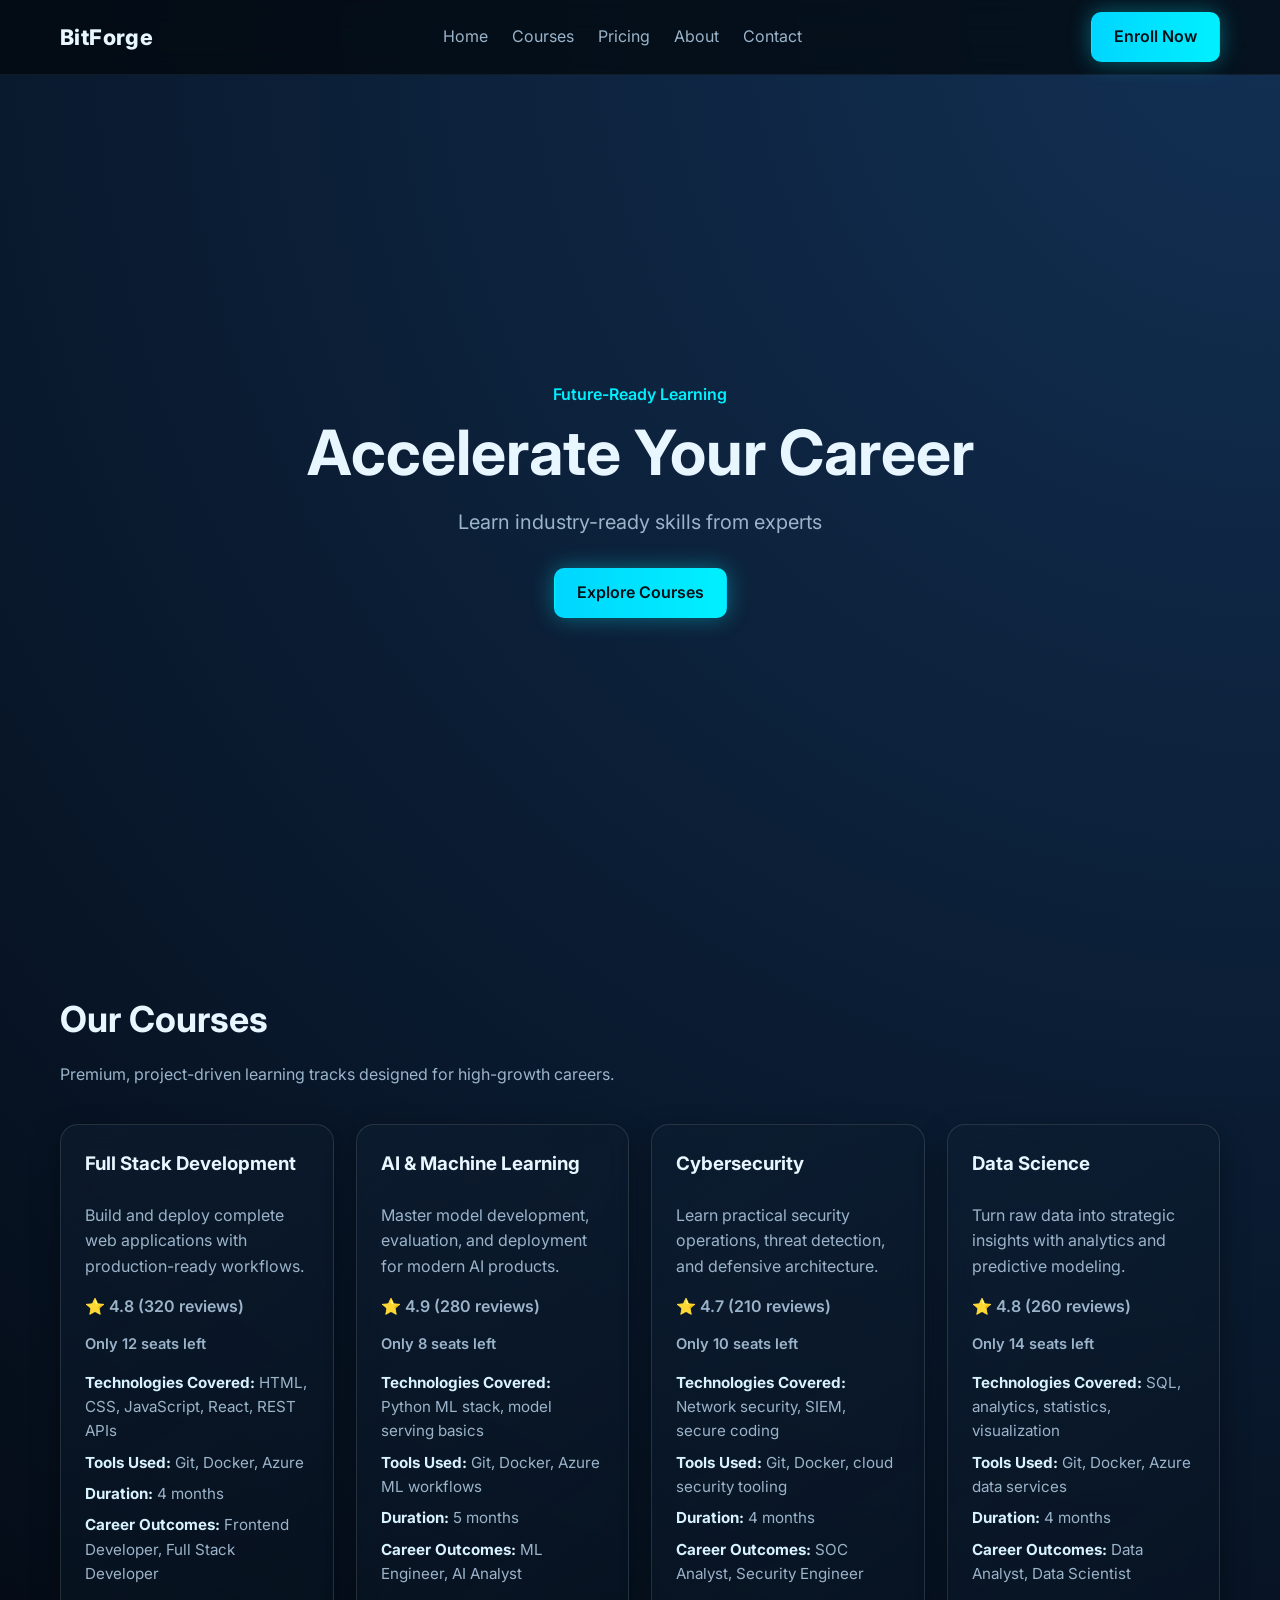
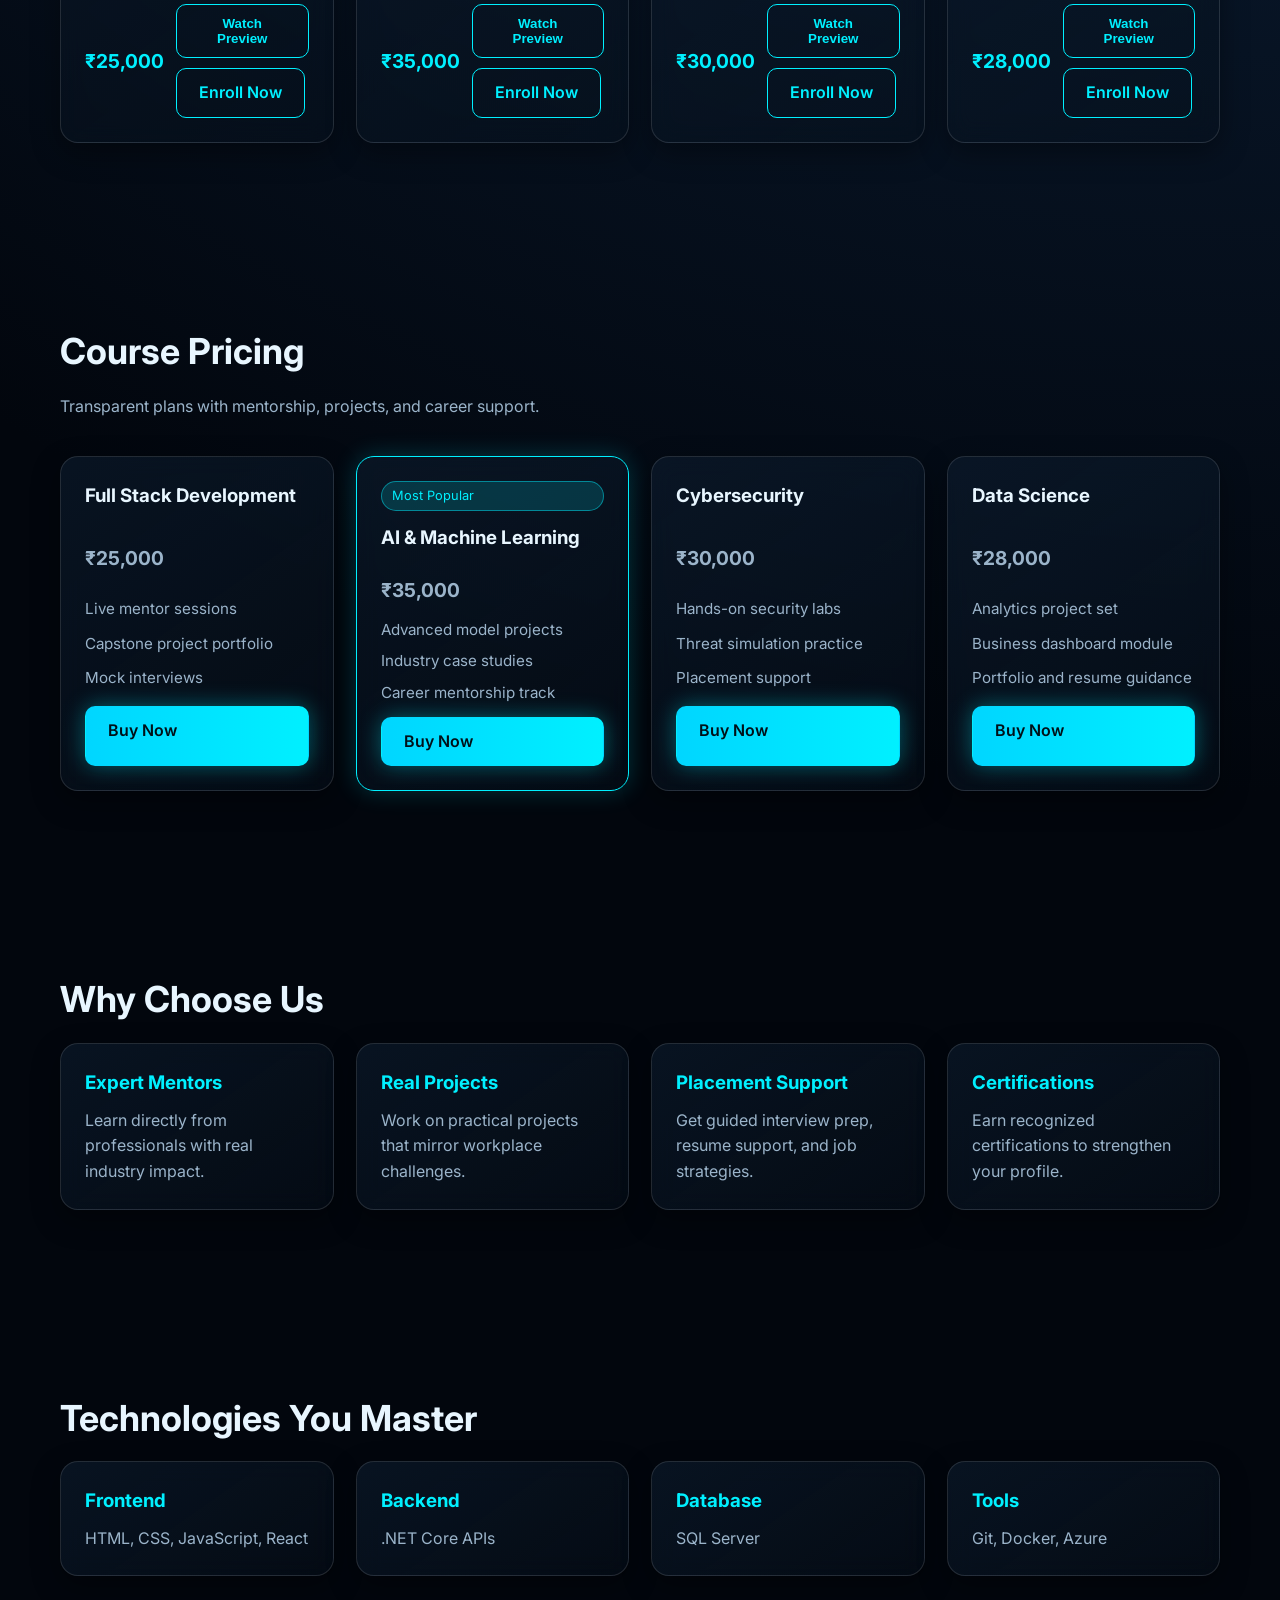
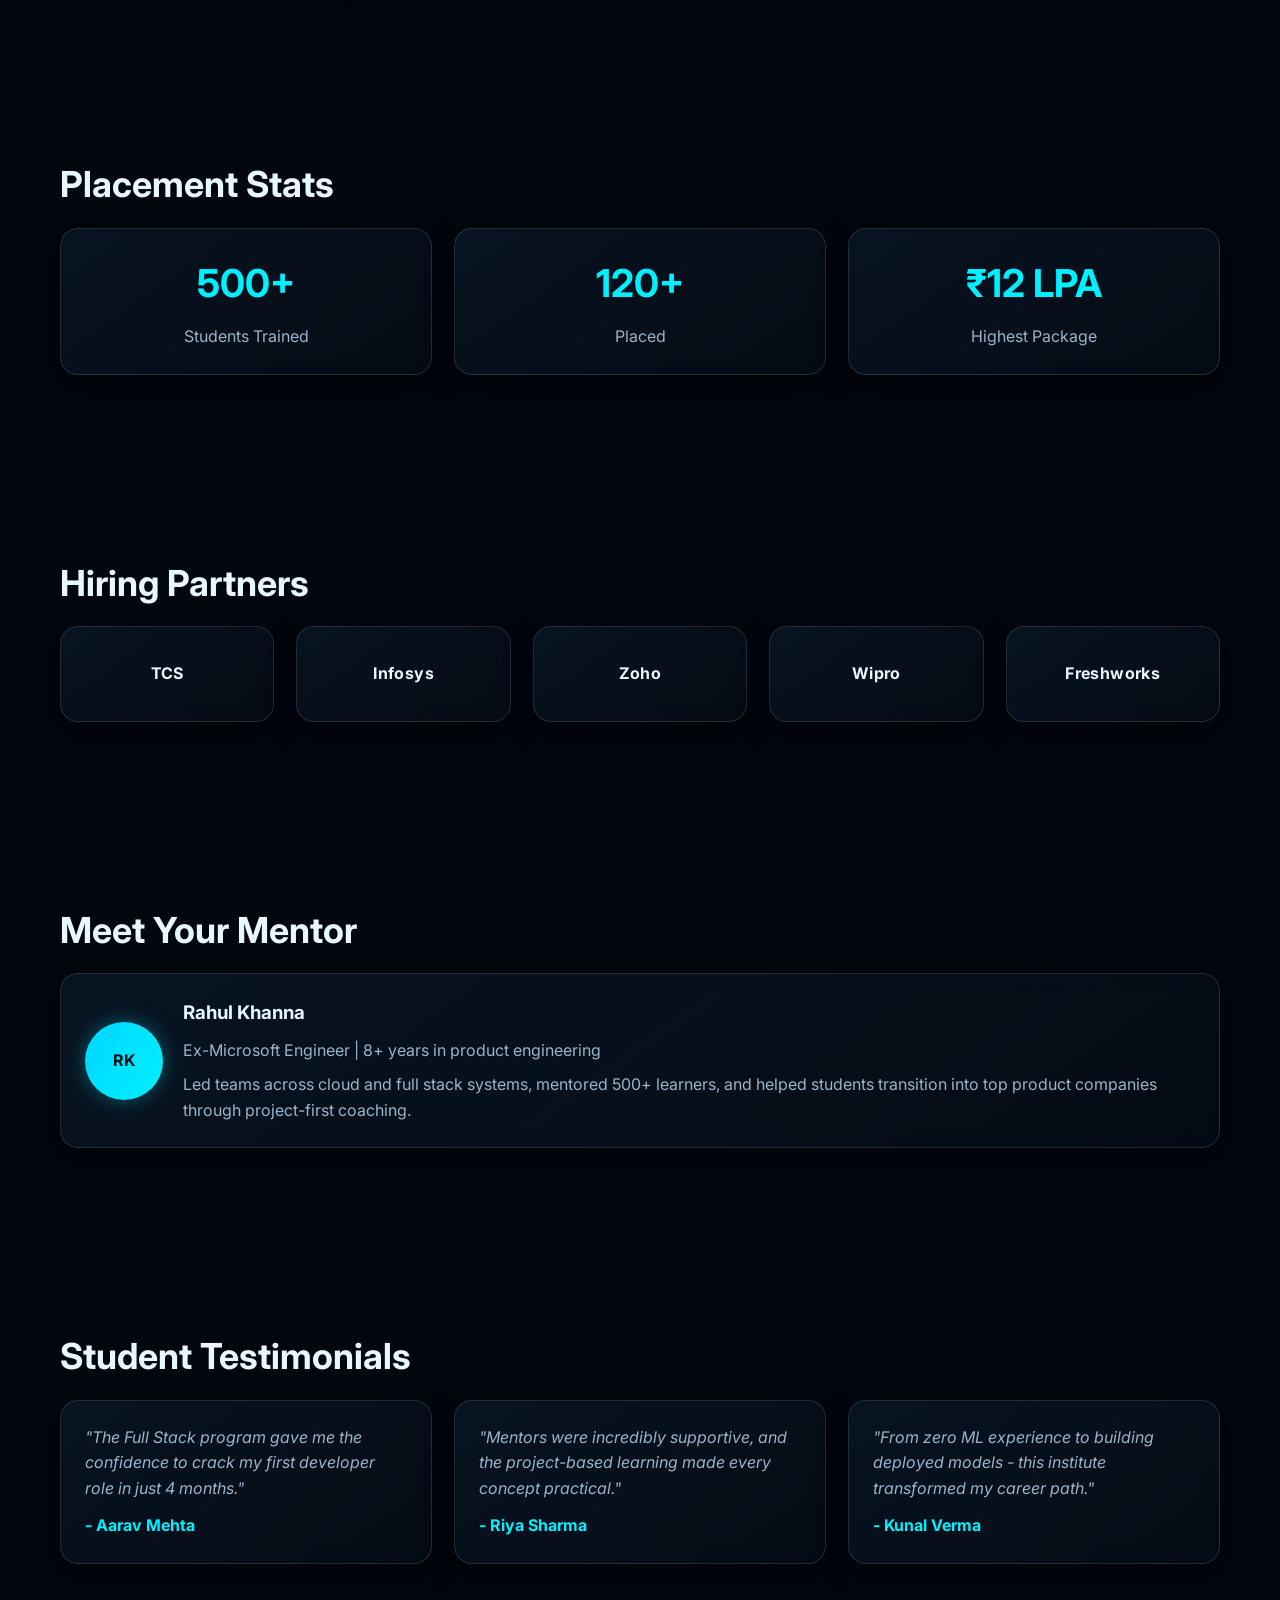
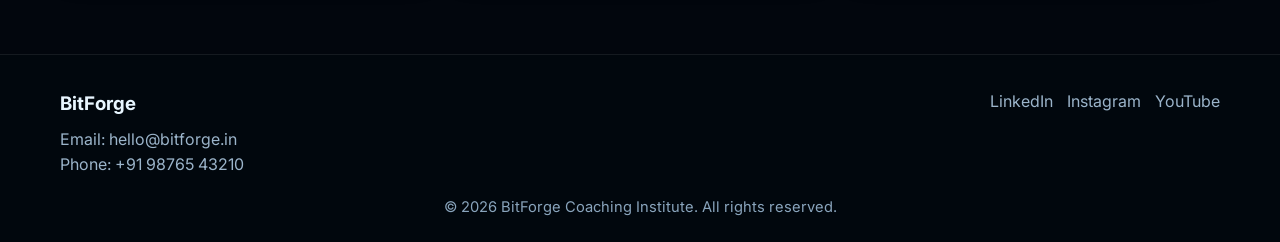
<file: index.html>
<!DOCTYPE html>
<html lang="en">
  <head>
    <meta charset="UTF-8" />
    <meta name="viewport" content="width=device-width, initial-scale=1.0" />
    <meta
      name="description"
      content="BitForge Coaching Institute - Learn industry-ready skills from experts."
    />
    <title>BitForge | Coaching Institute</title>
    <link rel="preconnect" href="https://fonts.googleapis.com" />
    <link rel="preconnect" href="https://fonts.gstatic.com" crossorigin />
    <link
      href="https://fonts.googleapis.com/css2?family=Inter:wght@400;500;600;700;800&display=swap"
      rel="stylesheet"
    />
    <link rel="stylesheet" href="style.css" />
  </head>
  <body>
    <header class="site-header" id="home">
      <nav class="navbar container">
        <a href="#home" class="logo">BitForge</a>

        <button class="menu-toggle" aria-label="Toggle navigation menu">
          <span></span>
          <span></span>
          <span></span>
        </button>

        <ul class="nav-links">
          <li><a href="#home">Home</a></li>
          <li><a href="#courses">Courses</a></li>
          <li><a href="#pricing">Pricing</a></li>
          <li><a href="#about">About</a></li>
          <li><a href="#contact">Contact</a></li>
        </ul>

        <a href="enroll.html" class="btn btn-primary nav-cta">Enroll Now</a>
      </nav>
    </header>

    <main>
      <section class="hero section">
        <div class="container hero-content">
          <p class="hero-tag">Future-Ready Learning</p>
          <h1>Accelerate Your Career</h1>
          <p class="hero-subtitle">
            Learn industry-ready skills from experts
          </p>
          <a href="#courses" class="btn btn-primary">Explore Courses</a>
        </div>
      </section>

      <section class="courses section" id="courses">
        <div class="container">
          <h2 class="section-title">Our Courses</h2>
          <p class="section-subtitle">
            Premium, project-driven learning tracks designed for high-growth careers.
          </p>

          <div class="grid course-grid">
            <article class="card course-card">
              <h3>Full Stack Development</h3>
              <p>Build and deploy complete web applications with production-ready workflows.</p>
              <p class="course-rating">⭐ 4.8 (320 reviews)</p>
              <p class="seats-left">Only 12 seats left</p>
              <ul class="card-list">
                <li><strong>Technologies Covered:</strong> HTML, CSS, JavaScript, React, REST APIs</li>
                <li><strong>Tools Used:</strong> Git, Docker, Azure</li>
                <li><strong>Duration:</strong> 4 months</li>
                <li><strong>Career Outcomes:</strong> Frontend Developer, Full Stack Developer</li>
              </ul>
              <div class="card-footer">
                <span class="price-tag">₹25,000</span>
                <div class="card-actions">
                  <button
                    type="button"
                    class="btn btn-outline preview-btn"
                    data-video="https://www.youtube.com/embed/dQw4w9WgXcQ"
                  >
                    Watch Preview
                  </button>
                  <a href="enroll.html?course=Full%20Stack%20Development" class="btn btn-outline">Enroll Now</a>
                </div>
              </div>
            </article>

            <article class="card course-card">
              <h3>AI &amp; Machine Learning</h3>
              <p>Master model development, evaluation, and deployment for modern AI products.</p>
              <p class="course-rating">⭐ 4.9 (280 reviews)</p>
              <p class="seats-left">Only 8 seats left</p>
              <ul class="card-list">
                <li><strong>Technologies Covered:</strong> Python ML stack, model serving basics</li>
                <li><strong>Tools Used:</strong> Git, Docker, Azure ML workflows</li>
                <li><strong>Duration:</strong> 5 months</li>
                <li><strong>Career Outcomes:</strong> ML Engineer, AI Analyst</li>
              </ul>
              <div class="card-footer">
                <span class="price-tag">₹35,000</span>
                <div class="card-actions">
                  <button
                    type="button"
                    class="btn btn-outline preview-btn"
                    data-video="https://www.youtube.com/embed/aircAruvnKk"
                  >
                    Watch Preview
                  </button>
                  <a href="enroll.html?course=AI%20%26%20Machine%20Learning" class="btn btn-outline">Enroll Now</a>
                </div>
              </div>
            </article>

            <article class="card course-card">
              <h3>Cybersecurity</h3>
              <p>Learn practical security operations, threat detection, and defensive architecture.</p>
              <p class="course-rating">⭐ 4.7 (210 reviews)</p>
              <p class="seats-left">Only 10 seats left</p>
              <ul class="card-list">
                <li><strong>Technologies Covered:</strong> Network security, SIEM, secure coding</li>
                <li><strong>Tools Used:</strong> Git, Docker, cloud security tooling</li>
                <li><strong>Duration:</strong> 4 months</li>
                <li><strong>Career Outcomes:</strong> SOC Analyst, Security Engineer</li>
              </ul>
              <div class="card-footer">
                <span class="price-tag">₹30,000</span>
                <div class="card-actions">
                  <button
                    type="button"
                    class="btn btn-outline preview-btn"
                    data-video="https://www.youtube.com/embed/inWWhr5tnEA"
                  >
                    Watch Preview
                  </button>
                  <a href="enroll.html?course=Cybersecurity" class="btn btn-outline">Enroll Now</a>
                </div>
              </div>
            </article>

            <article class="card course-card">
              <h3>Data Science</h3>
              <p>Turn raw data into strategic insights with analytics and predictive modeling.</p>
              <p class="course-rating">⭐ 4.8 (260 reviews)</p>
              <p class="seats-left">Only 14 seats left</p>
              <ul class="card-list">
                <li><strong>Technologies Covered:</strong> SQL, analytics, statistics, visualization</li>
                <li><strong>Tools Used:</strong> Git, Docker, Azure data services</li>
                <li><strong>Duration:</strong> 4 months</li>
                <li><strong>Career Outcomes:</strong> Data Analyst, Data Scientist</li>
              </ul>
              <div class="card-footer">
                <span class="price-tag">₹28,000</span>
                <div class="card-actions">
                  <button
                    type="button"
                    class="btn btn-outline preview-btn"
                    data-video="https://www.youtube.com/embed/xC-c7E5PK0Y"
                  >
                    Watch Preview
                  </button>
                  <a href="enroll.html?course=Data%20Science" class="btn btn-outline">Enroll Now</a>
                </div>
              </div>
            </article>
          </div>
        </div>
      </section>

      <section class="pricing section" id="pricing">
        <div class="container">
          <h2 class="section-title">Course Pricing</h2>
          <p class="section-subtitle">Transparent plans with mentorship, projects, and career support.</p>
          <div class="grid pricing-grid">
            <article class="card pricing-card">
              <h3>Full Stack Development</h3>
              <p class="pricing-price">₹25,000</p>
              <ul class="card-list">
                <li>Live mentor sessions</li>
                <li>Capstone project portfolio</li>
                <li>Mock interviews</li>
              </ul>
              <a href="enroll.html?course=Full%20Stack%20Development" class="btn btn-primary">Buy Now</a>
            </article>
            <article class="card pricing-card is-popular">
              <span class="popular-badge">Most Popular</span>
              <h3>AI &amp; Machine Learning</h3>
              <p class="pricing-price">₹35,000</p>
              <ul class="card-list">
                <li>Advanced model projects</li>
                <li>Industry case studies</li>
                <li>Career mentorship track</li>
              </ul>
              <a href="enroll.html?course=AI%20%26%20Machine%20Learning" class="btn btn-primary">Buy Now</a>
            </article>
            <article class="card pricing-card">
              <h3>Cybersecurity</h3>
              <p class="pricing-price">₹30,000</p>
              <ul class="card-list">
                <li>Hands-on security labs</li>
                <li>Threat simulation practice</li>
                <li>Placement support</li>
              </ul>
              <a href="enroll.html?course=Cybersecurity" class="btn btn-primary">Buy Now</a>
            </article>
            <article class="card pricing-card">
              <h3>Data Science</h3>
              <p class="pricing-price">₹28,000</p>
              <ul class="card-list">
                <li>Analytics project set</li>
                <li>Business dashboard module</li>
                <li>Portfolio and resume guidance</li>
              </ul>
              <a href="enroll.html?course=Data%20Science" class="btn btn-primary">Buy Now</a>
            </article>
          </div>
        </div>
      </section>

      <section class="features section" id="about">
        <div class="container">
          <h2 class="section-title">Why Choose Us</h2>
          <div class="grid feature-grid">
            <article class="card feature-card">
              <h3>Expert Mentors</h3>
              <p>Learn directly from professionals with real industry impact.</p>
            </article>
            <article class="card feature-card">
              <h3>Real Projects</h3>
              <p>Work on practical projects that mirror workplace challenges.</p>
            </article>
            <article class="card feature-card">
              <h3>Placement Support</h3>
              <p>Get guided interview prep, resume support, and job strategies.</p>
            </article>
            <article class="card feature-card">
              <h3>Certifications</h3>
              <p>Earn recognized certifications to strengthen your profile.</p>
            </article>
          </div>
        </div>
      </section>

      <section class="technologies section">
        <div class="container">
          <h2 class="section-title">Technologies You Master</h2>
          <div class="grid tech-grid">
            <article class="card tech-card">
              <h3>Frontend</h3>
              <p>HTML, CSS, JavaScript, React</p>
            </article>
            <article class="card tech-card">
              <h3>Backend</h3>
              <p>.NET Core APIs</p>
            </article>
            <article class="card tech-card">
              <h3>Database</h3>
              <p>SQL Server</p>
            </article>
            <article class="card tech-card">
              <h3>Tools</h3>
              <p>Git, Docker, Azure</p>
            </article>
          </div>
        </div>
      </section>

      <section class="stats section">
        <div class="container">
          <h2 class="section-title">Placement Stats</h2>
          <div class="grid stats-grid">
            <article class="card stat-card">
              <h3>500+</h3>
              <p>Students Trained</p>
            </article>
            <article class="card stat-card">
              <h3>120+</h3>
              <p>Placed</p>
            </article>
            <article class="card stat-card">
              <h3>₹12 LPA</h3>
              <p>Highest Package</p>
            </article>
          </div>
        </div>
      </section>

      <section class="partners section">
        <div class="container">
          <h2 class="section-title">Hiring Partners</h2>
          <div class="grid partners-grid">
            <div class="card partner-card">TCS</div>
            <div class="card partner-card">Infosys</div>
            <div class="card partner-card">Zoho</div>
            <div class="card partner-card">Wipro</div>
            <div class="card partner-card">Freshworks</div>
          </div>
        </div>
      </section>

      <section class="mentor section">
        <div class="container">
          <h2 class="section-title">Meet Your Mentor</h2>
          <article class="card mentor-card">
            <div class="mentor-avatar">RK</div>
            <div>
              <h3>Rahul Khanna</h3>
              <p class="mentor-role">Ex-Microsoft Engineer | 8+ years in product engineering</p>
              <p>
                Led teams across cloud and full stack systems, mentored 500+ learners, and helped
                students transition into top product companies through project-first coaching.
              </p>
            </div>
          </article>
        </div>
      </section>

      <section class="testimonials section">
        <div class="container">
          <h2 class="section-title">Student Testimonials</h2>
          <div class="grid testimonial-grid">
            <article class="card testimonial-card">
              <p>
                "The Full Stack program gave me the confidence to crack my
                first developer role in just 4 months."
              </p>
              <h4>- Aarav Mehta</h4>
            </article>
            <article class="card testimonial-card">
              <p>
                "Mentors were incredibly supportive, and the project-based
                learning made every concept practical."
              </p>
              <h4>- Riya Sharma</h4>
            </article>
            <article class="card testimonial-card">
              <p>
                "From zero ML experience to building deployed models - this
                institute transformed my career path."
              </p>
              <h4>- Kunal Verma</h4>
            </article>
          </div>
        </div>
      </section>
    </main>

    <footer class="site-footer" id="contact">
      <div class="container footer-content">
        <div>
          <h3>BitForge</h3>
          <p>Email: hello@bitforge.in</p>
          <p>Phone: +91 98765 43210</p>
        </div>
        <div class="social-links">
          <a href="#" aria-label="LinkedIn">LinkedIn</a>
          <a href="#" aria-label="Instagram">Instagram</a>
          <a href="#" aria-label="YouTube">YouTube</a>
        </div>
      </div>
      <p class="copyright">© 2026 BitForge Coaching Institute. All rights reserved.</p>
    </footer>

    <div class="video-modal" id="videoModal" aria-hidden="true">
      <div class="card video-modal-content">
        <button type="button" class="video-close" id="videoCloseBtn" aria-label="Close video">×</button>
        <p class="video-status" id="videoStatus">Loading preview...</p>
        <iframe
          id="videoFrame"
          width="100%"
          height="400"
          src=""
          title="Course Preview"
          frameborder="0"
          allow="accelerometer; autoplay; clipboard-write; encrypted-media; gyroscope; picture-in-picture; web-share"
          allowfullscreen
        ></iframe>
        <a id="videoFallbackLink" class="btn btn-outline video-fallback-link" href="#" target="_blank" rel="noopener">
          Open Preview on YouTube
        </a>
      </div>
    </div>

    <script>
      window.API_BASE_URL = "https://coaching-institute-api.onrender.com";
    </script>
    <script src="script.js"></script>
  </body>
</html>
</file>
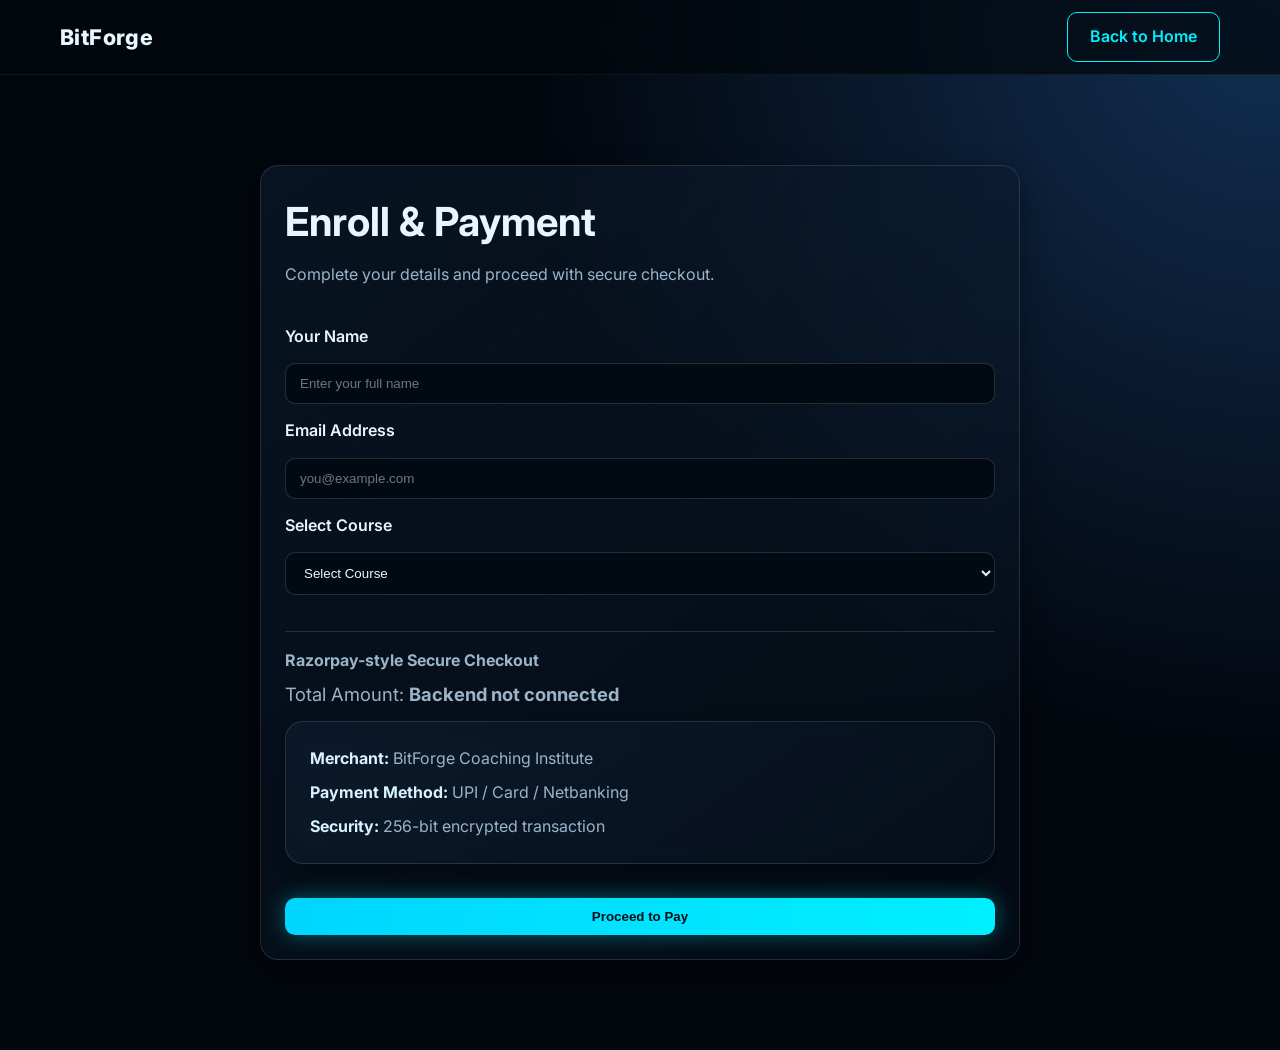
<file: enroll.html>
<!DOCTYPE html>
<html lang="en">
  <head>
    <meta charset="UTF-8" />
    <meta name="viewport" content="width=device-width, initial-scale=1.0" />
    <title>Enroll - BitForge</title>
    <link rel="preconnect" href="https://fonts.googleapis.com" />
    <link rel="preconnect" href="https://fonts.gstatic.com" crossorigin />
    <link
      href="https://fonts.googleapis.com/css2?family=Inter:wght@400;500;600;700;800&display=swap"
      rel="stylesheet"
    />
    <link rel="stylesheet" href="style.css" />
  </head>
  <body>
    <header class="site-header">
      <nav class="navbar container">
        <a href="index.html" class="logo">BitForge</a>
        <a href="index.html" class="btn btn-outline">Back to Home</a>
      </nav>
    </header>

    <main class="section enroll-page">
      <div class="container">
        <div class="card enroll-card">
          <h1>Enroll &amp; Payment</h1>
          <p class="section-subtitle">
            Complete your details and proceed with secure checkout.
          </p>

          <form class="enroll-form" id="enrollForm">
            <label for="name">Your Name</label>
            <input id="name" type="text" placeholder="Enter your full name" required />

            <label for="email">Email Address</label>
            <input id="email" type="email" placeholder="you@example.com" required />

            <label for="course">Select Course</label>
            <select id="course" required>
              <option value="">Select Course</option>
            </select>

            <div class="payment-panel">
              <p class="payment-title">Razorpay-style Secure Checkout</p>
              <p class="payment-total">Total Amount: <strong id="priceDisplay">₹0</strong></p>
              <div class="card payment-gateway">
                <p><strong>Merchant:</strong> BitForge Coaching Institute</p>
                <p><strong>Payment Method:</strong> UPI / Card / Netbanking</p>
                <p><strong>Security:</strong> 256-bit encrypted transaction</p>
              </div>
            </div>

            <button type="submit" class="btn btn-primary">Proceed to Pay</button>
          </form>
        </div>
      </div>
    </main>

    <div class="payment-modal" id="paymentModal" aria-hidden="true">
      <div class="card payment-modal-card">
        <h3 id="paymentModalTitle">Redirecting to secure payment...</h3>
        <p id="paymentModalText">Please wait while we connect to the payment gateway.</p>
      </div>
    </div>

    <script>
      window.API_BASE_URL = "https://coaching-institute-api.onrender.com";
    </script>
    <script src="script.js"></script>
  </body>
</html>
</file>
<file: style.css>
:root {
  --bg-primary: #02060d;
  --bg-secondary: #081426;
  --glass-bg: rgba(12, 24, 40, 0.48);
  --text-primary: #e8f6ff;
  --text-secondary: #9bb4ca;
  --accent: #00f0ff;
  --accent-soft: rgba(0, 240, 255, 0.2);
  --border: rgba(0, 240, 255, 0.24);
  --shadow: 0 10px 28px rgba(0, 0, 0, 0.36);
}

* {
  margin: 0;
  padding: 0;
  box-sizing: border-box;
}

html {
  scroll-behavior: smooth;
}

body {
  font-family: "Inter", sans-serif;
  color: var(--text-primary);
  line-height: 1.6;
  background: radial-gradient(circle at top right, #123054 0%, var(--bg-primary) 46%);
}

.container {
  width: min(1160px, 92%);
  margin: 0 auto;
}

.section {
  padding: 90px 0;
}

.section-title {
  font-size: clamp(1.7rem, 2.8vw, 2.35rem);
  margin-bottom: 14px;
}

.section-subtitle {
  color: var(--text-secondary);
  margin-bottom: 36px;
}

.grid {
  display: grid;
  gap: 22px;
}

.btn {
  display: inline-block;
  padding: 11px 22px;
  border-radius: 10px;
  text-decoration: none;
  font-weight: 600;
  transition: transform 0.25s ease, box-shadow 0.25s ease, background-color 0.25s ease,
    color 0.25s ease;
}

.btn:hover {
  transform: translateY(-2px);
}

.btn-primary {
  border: 1px solid transparent;
  background: linear-gradient(90deg, #00d6ff, #00f0ff);
  color: #001018;
  box-shadow: 0 0 22px rgba(0, 240, 255, 0.36);
}

.btn-primary:hover {
  box-shadow: 0 0 30px rgba(0, 240, 255, 0.58);
}

.btn-outline {
  border: 1px solid var(--accent);
  color: var(--accent);
}

.btn-outline:hover {
  background: var(--accent);
  color: #001018;
  box-shadow: 0 0 18px rgba(0, 240, 255, 0.45);
}

.site-header {
  position: sticky;
  top: 0;
  z-index: 60;
  backdrop-filter: blur(14px);
  background: rgba(2, 7, 12, 0.72);
  border-bottom: 1px solid rgba(255, 255, 255, 0.06);
}

.navbar {
  height: 74px;
  display: flex;
  align-items: center;
  justify-content: space-between;
  gap: 20px;
}

.logo {
  color: var(--text-primary);
  text-decoration: none;
  font-weight: 800;
  font-size: 1.35rem;
  letter-spacing: 0.4px;
}

.nav-links {
  list-style: none;
  display: flex;
  gap: 24px;
}

.nav-links a {
  color: var(--text-secondary);
  text-decoration: none;
  transition: color 0.25s ease;
}

.nav-links a:hover {
  color: var(--accent);
}

.menu-toggle {
  display: none;
  width: 42px;
  height: 42px;
  border-radius: 10px;
  border: 1px solid var(--border);
  background: transparent;
  cursor: pointer;
}

.menu-toggle span {
  display: block;
  width: 20px;
  height: 2px;
  margin: 5px auto;
  background: var(--accent);
}

.hero {
  min-height: calc(100vh - 74px);
  padding-top: 114px;
  display: grid;
  place-items: center;
}

.hero-content {
  text-align: center;
  max-width: 760px;
}

.hero-tag {
  color: var(--accent);
  font-weight: 600;
  margin-bottom: 10px;
}

.hero h1 {
  font-size: clamp(2rem, 5vw, 3.9rem);
  line-height: 1.12;
  margin-bottom: 18px;
}

.hero-subtitle {
  color: var(--text-secondary);
  font-size: clamp(1rem, 2.2vw, 1.25rem);
  margin-bottom: 30px;
}

.course-grid,
.pricing-grid {
  grid-template-columns: repeat(4, minmax(0, 1fr));
}

.feature-grid,
.tech-grid {
  grid-template-columns: repeat(4, minmax(0, 1fr));
}

.stats-grid {
  grid-template-columns: repeat(3, minmax(0, 1fr));
}

.partners-grid {
  grid-template-columns: repeat(5, minmax(0, 1fr));
}

.testimonial-grid {
  grid-template-columns: repeat(3, minmax(0, 1fr));
}

.card {
  background: linear-gradient(145deg, rgba(14, 30, 49, 0.58), rgba(7, 18, 30, 0.42));
  border: 1px solid rgba(255, 255, 255, 0.12);
  backdrop-filter: blur(12px);
  border-radius: 18px;
  padding: 24px;
  box-shadow: var(--shadow);
  transition: transform 0.26s ease, border-color 0.26s ease, box-shadow 0.26s ease;
}

.card:hover {
  transform: translateY(-6px);
  border-color: var(--accent);
  box-shadow: 0 0 0 1px var(--accent-soft), 0 14px 34px rgba(0, 240, 255, 0.2);
}

.card h3 {
  margin-bottom: 10px;
}

.card p {
  color: var(--text-secondary);
}

.course-card {
  display: grid;
  gap: 14px;
}

.course-rating {
  color: #ffd56b;
  font-weight: 600;
}

.seats-left {
  color: #7ef7ff;
  font-size: 0.92rem;
  font-weight: 600;
}

.card-list {
  list-style: none;
  display: grid;
  gap: 7px;
  color: var(--text-secondary);
  font-size: 0.95rem;
}

.card-list strong {
  color: #d8f3ff;
}

.card-footer {
  display: flex;
  align-items: center;
  justify-content: space-between;
  gap: 12px;
  margin-top: 4px;
}

.card-actions {
  display: flex;
  gap: 10px;
  flex-wrap: wrap;
}

.preview-btn {
  cursor: pointer;
  background: transparent;
}

.price-tag,
.pricing-price {
  color: var(--accent);
  font-weight: 700;
  font-size: 1.2rem;
}

.pricing-card {
  display: grid;
  gap: 12px;
}

.popular-badge {
  align-self: start;
  font-size: 0.8rem;
  background: rgba(0, 240, 255, 0.16);
  border: 1px solid rgba(0, 240, 255, 0.45);
  border-radius: 999px;
  color: var(--accent);
  padding: 4px 10px;
}

.pricing-card.is-popular {
  border-color: var(--accent);
  box-shadow: 0 0 24px rgba(0, 240, 255, 0.2);
}

.feature-card h3,
.tech-card h3,
.stat-card h3,
.testimonial-card h4 {
  color: var(--accent);
}

.stat-card {
  text-align: center;
}

.stat-card h3 {
  font-size: clamp(1.8rem, 3vw, 2.4rem);
}

.partner-card {
  display: grid;
  place-items: center;
  min-height: 96px;
  font-weight: 700;
  letter-spacing: 0.4px;
}

.mentor-card {
  display: flex;
  align-items: center;
  gap: 20px;
}

.mentor-avatar {
  width: 78px;
  height: 78px;
  border-radius: 50%;
  display: grid;
  place-items: center;
  font-weight: 700;
  color: #001018;
  background: linear-gradient(120deg, #00d6ff, #00f0ff);
  box-shadow: 0 0 20px rgba(0, 240, 255, 0.35);
  flex-shrink: 0;
}

.mentor-role {
  color: var(--accent);
  margin-bottom: 8px;
}

.testimonial-card p {
  margin-bottom: 12px;
  font-style: italic;
}

.site-footer {
  border-top: 1px solid rgba(255, 255, 255, 0.08);
  background: rgba(2, 8, 14, 0.84);
  padding: 34px 0 22px;
}

.footer-content {
  display: flex;
  align-items: flex-start;
  justify-content: space-between;
  gap: 20px;
  margin-bottom: 18px;
}

.footer-content h3 {
  margin-bottom: 8px;
}

.footer-content p {
  color: var(--text-secondary);
}

.social-links {
  display: flex;
  gap: 14px;
  flex-wrap: wrap;
}

.social-links a {
  color: var(--text-secondary);
  text-decoration: none;
  transition: color 0.25s ease, text-shadow 0.25s ease;
}

.social-links a:hover {
  color: var(--accent);
  text-shadow: 0 0 12px rgba(0, 240, 255, 0.5);
}

.copyright {
  text-align: center;
  color: #89a4bc;
  font-size: 0.92rem;
}

.enroll-page {
  min-height: calc(100vh - 74px);
  display: grid;
  align-items: center;
}

.enroll-card {
  max-width: 760px;
  margin: 0 auto;
}

.enroll-card h1 {
  font-size: clamp(1.8rem, 3.4vw, 2.5rem);
  margin-bottom: 8px;
}

.enroll-form {
  display: grid;
  gap: 14px;
}

.enroll-form label {
  font-weight: 600;
}

.enroll-form input,
.enroll-form select {
  width: 100%;
  background: rgba(2, 10, 19, 0.92);
  border: 1px solid rgba(255, 255, 255, 0.14);
  color: var(--text-primary);
  border-radius: 10px;
  padding: 12px 14px;
  outline: none;
  transition: border-color 0.25s ease, box-shadow 0.25s ease;
}

.enroll-form input:focus,
.enroll-form select:focus {
  border-color: var(--accent);
  box-shadow: 0 0 0 3px rgba(0, 240, 255, 0.15);
}

.enroll-form .btn {
  border: 0;
  cursor: pointer;
  margin-top: 6px;
}

.payment-panel {
  margin-top: 22px;
  border-top: 1px solid rgba(255, 255, 255, 0.12);
  padding-top: 16px;
}

.payment-title {
  color: var(--accent);
  font-weight: 700;
  margin-bottom: 6px;
}

.payment-total {
  font-size: 1.15rem;
  margin-bottom: 12px;
}

.payment-gateway {
  display: grid;
  gap: 8px;
  margin-bottom: 14px;
  color: var(--text-secondary);
}

.payment-gateway strong {
  color: #d8f3ff;
}

.payment-modal {
  position: fixed;
  inset: 0;
  background: rgba(0, 0, 0, 0.58);
  display: grid;
  place-items: center;
  opacity: 0;
  pointer-events: none;
  transition: opacity 0.25s ease;
  z-index: 100;
}

.payment-modal.is-open {
  opacity: 1;
  pointer-events: auto;
}

.payment-modal-card {
  width: min(460px, 92%);
  text-align: center;
}

.payment-modal-card h3 {
  color: var(--accent);
  margin-bottom: 8px;
}

.video-modal {
  position: fixed;
  inset: 0;
  background: rgba(0, 0, 0, 0.74);
  display: grid;
  place-items: center;
  opacity: 0;
  pointer-events: none;
  transition: opacity 0.25s ease;
  z-index: 110;
}

.video-modal.is-open {
  opacity: 1;
  pointer-events: auto;
}

.video-modal-content {
  width: min(820px, 92%);
  padding: 18px;
  position: relative;
}

.video-status {
  margin: 6px 0 10px;
  color: var(--text-secondary);
  font-size: 0.92rem;
}

.video-fallback-link {
  margin-top: 12px;
}

.video-fallback-link.is-hidden {
  display: none;
}

.video-close {
  position: absolute;
  top: 8px;
  right: 10px;
  border: none;
  background: transparent;
  color: #ffffff;
  font-size: 1.9rem;
  line-height: 1;
  cursor: pointer;
}

@media (max-width: 1160px) {
  .course-grid,
  .pricing-grid {
    grid-template-columns: repeat(2, minmax(0, 1fr));
  }

  .feature-grid,
  .tech-grid {
    grid-template-columns: repeat(2, minmax(0, 1fr));
  }

  .partners-grid {
    grid-template-columns: repeat(3, minmax(0, 1fr));
  }
}

@media (max-width: 900px) {
  .menu-toggle {
    display: block;
  }

  .nav-links {
    position: absolute;
    top: 74px;
    left: 0;
    right: 0;
    padding: 20px 0 24px;
    flex-direction: column;
    align-items: center;
    gap: 18px;
    background: rgba(2, 8, 14, 0.95);
    border-top: 1px solid rgba(255, 255, 255, 0.08);
    transform: translateY(-130%);
    opacity: 0;
    pointer-events: none;
    transition: transform 0.25s ease, opacity 0.25s ease;
  }

  .nav-links.is-open {
    transform: translateY(0);
    opacity: 1;
    pointer-events: auto;
  }

  .nav-cta {
    display: none;
  }

  .stats-grid,
  .testimonial-grid {
    grid-template-columns: 1fr;
  }

  .section {
    padding: 80px 0;
  }
}

@media (max-width: 640px) {
  .hero {
    padding-top: 98px;
  }

  .course-grid,
  .feature-grid,
  .tech-grid,
  .partners-grid,
  .pricing-grid {
    grid-template-columns: 1fr;
  }

  .card {
    padding: 20px;
  }

  .card-footer {
    flex-direction: column;
    align-items: flex-start;
  }

  .mentor-card {
    flex-direction: column;
    align-items: flex-start;
  }

  .footer-content {
    flex-direction: column;
  }

  .video-modal-content iframe {
    height: 220px;
  }
}
</file>
